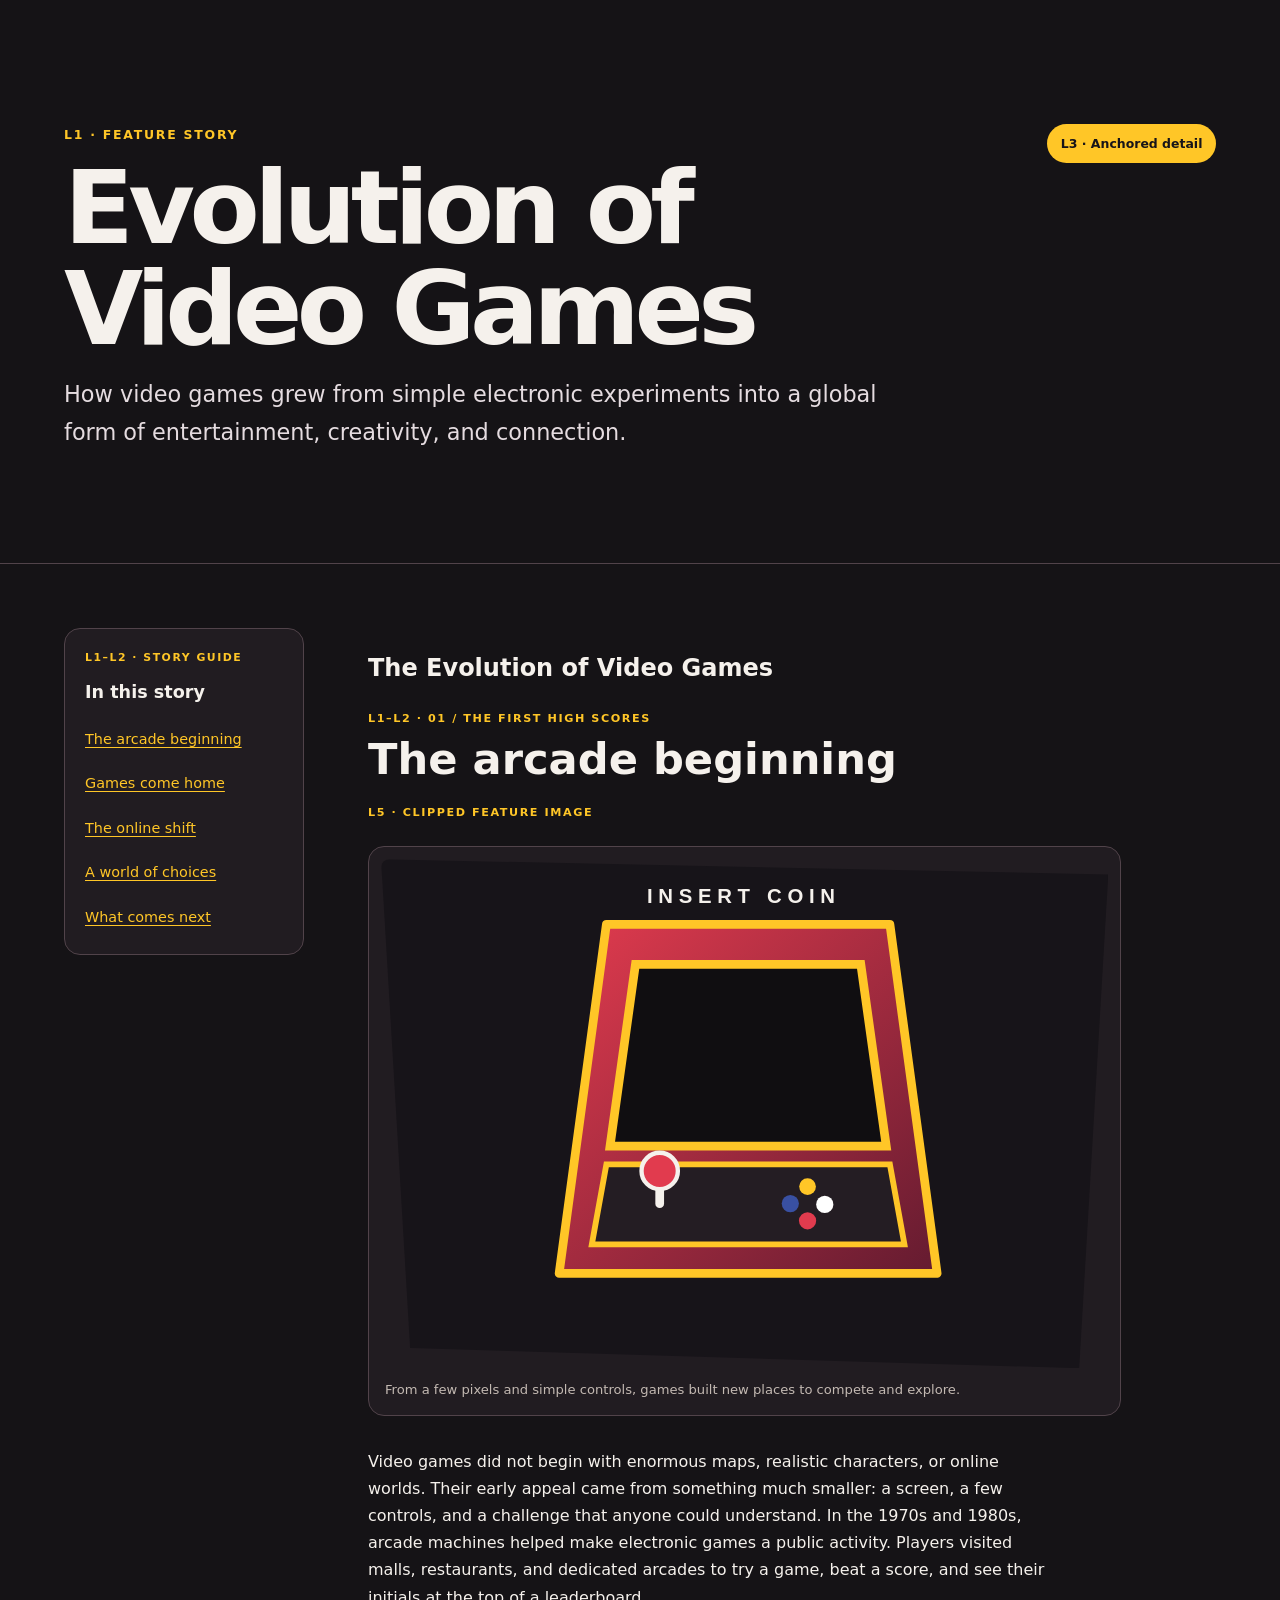
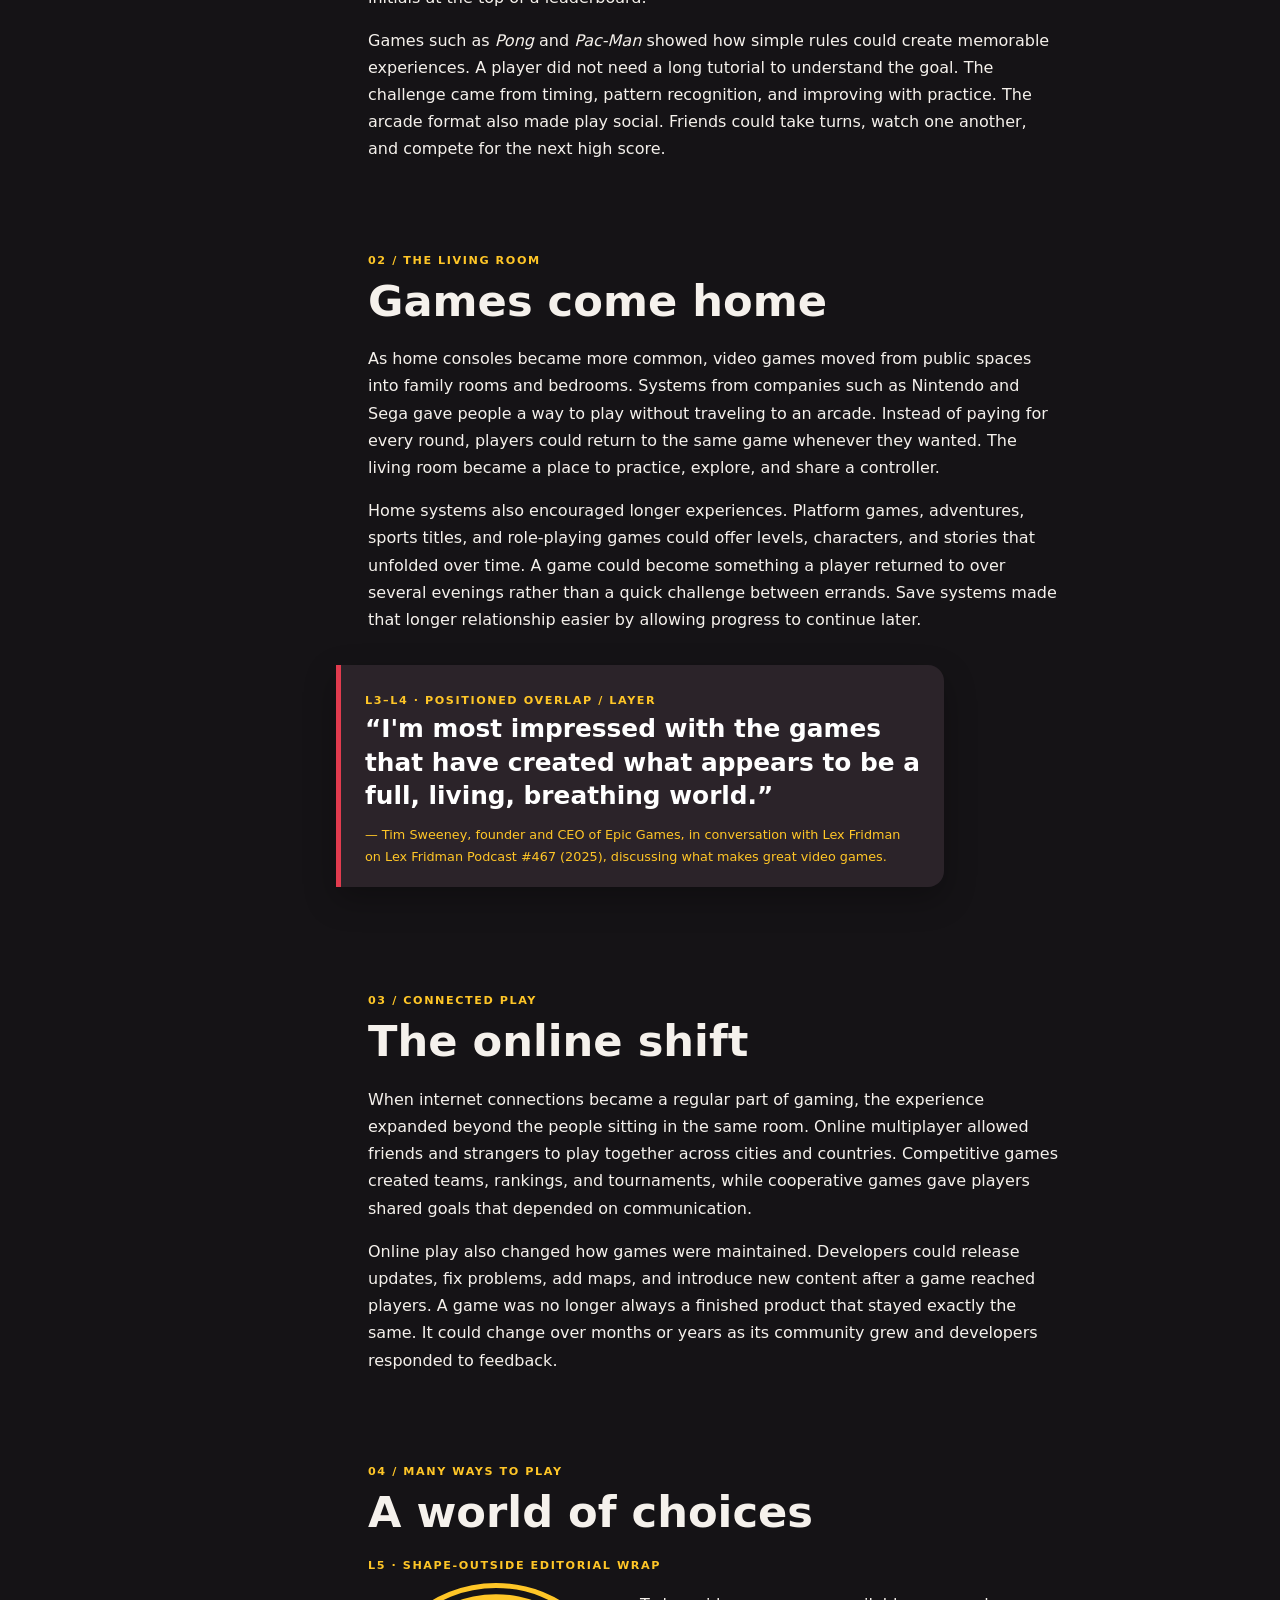
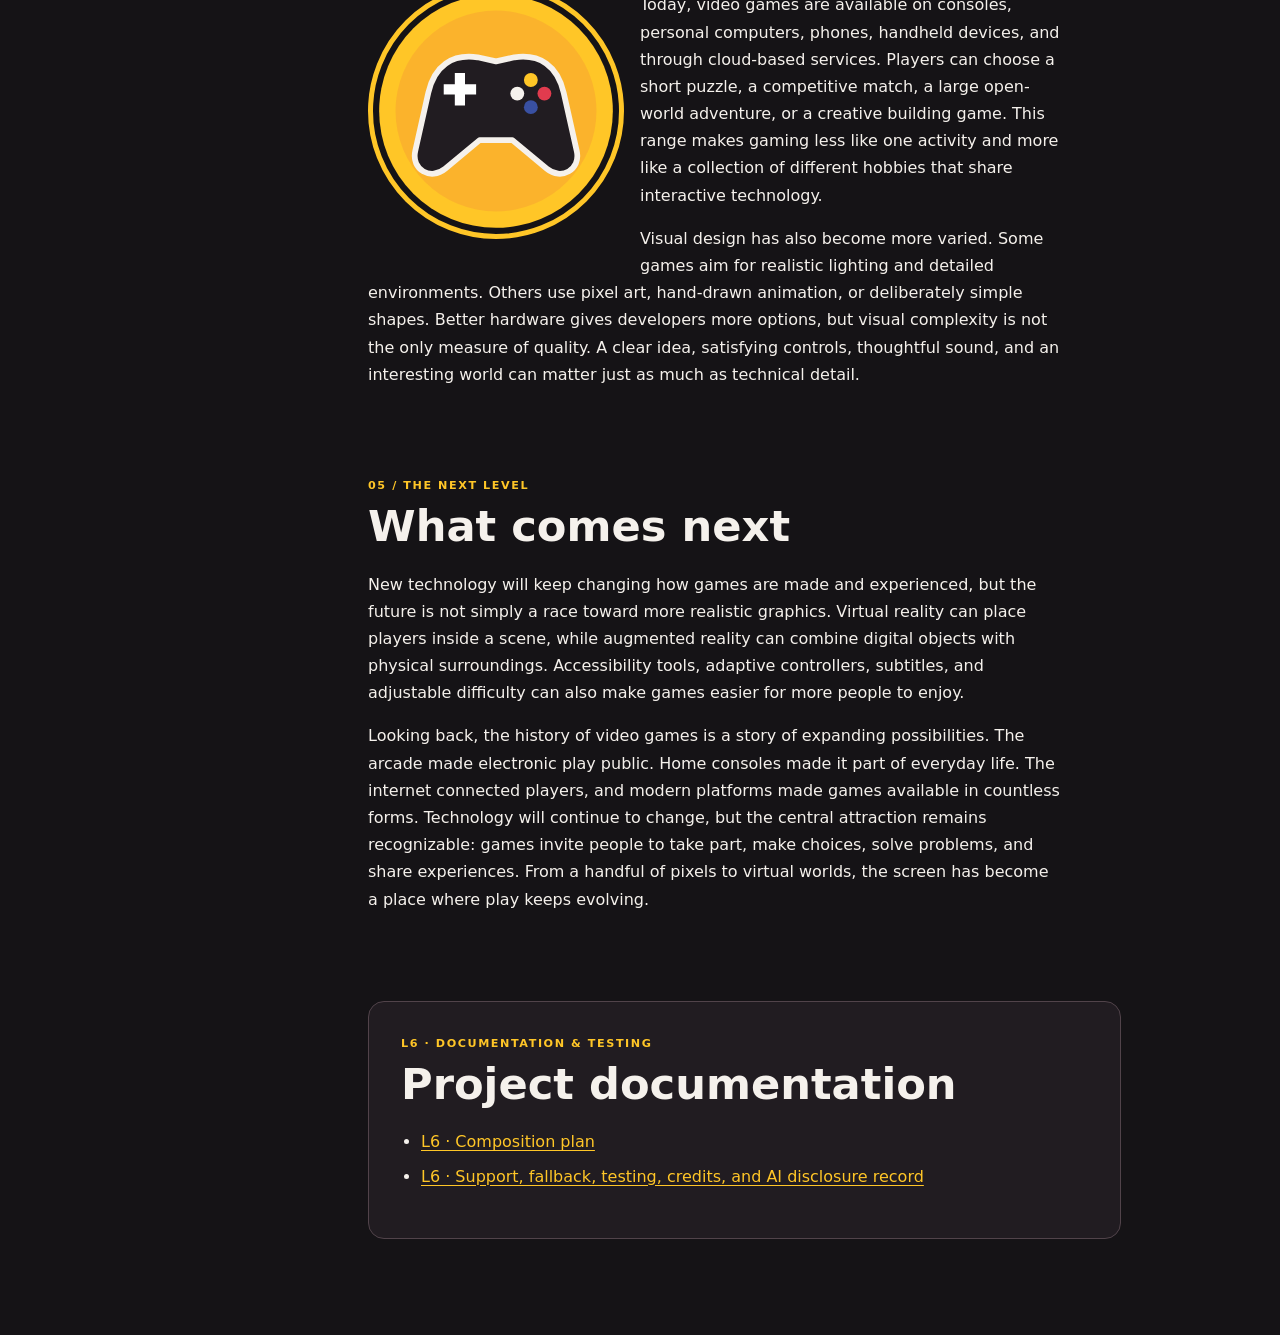
<file: index.html>
<!doctype html>
<html lang="en">
<head>
  <meta charset="utf-8">
  <meta name="viewport" content="width=device-width, initial-scale=1">
  <meta name="description" content="An editorial feature tracing video games from early arcades to now.">
  <title>Evolution of Video Games</title>
  <link rel="stylesheet" href="styles.css">
</head>
<body>
  <a class="skip-link" href="#story">Skip to the story</a>

  <header class="feature-header">
    <div class="header-inner">
      <p class="eyebrow">L1 · FEATURE STORY</p>
      <h1>Evolution of Video Games</h1>
      <p class="lede">How video games grew from simple electronic experiments into a global form of entertainment, creativity, and connection.</p>
      <p class="issue-badge">L3 · Anchored detail</p>
    </div>
  </header>

  <main class="page-layout">
    <nav class="story-guide" aria-label="In this story">
      <p class="guide-label">L1–L2 · STORY GUIDE</p>
      <h2>In this story</h2>
      <a href="#arcades">The arcade beginning</a>
      <a href="#home-consoles">Games come home</a>
      <a href="#online">The online shift</a>
      <a href="#modern">A world of choices</a>
      <a href="#future">What comes next</a>
    </nav>

    <article id="story" class="story">
    <h2 class="visually-hidden">The Evolution of Video Games</h2>
      <section class="story-section intro-section" aria-labelledby="arcades">
        <p class="section-kicker">L1–L2 · 01 / THE FIRST HIGH SCORES</p>
        <h2 id="arcades">The arcade beginning</h2>
        <p class="section-kicker">L5 · CLIPPED FEATURE IMAGE</p>
        <figure class="feature-figure">
          <img src="feature.svg" alt="Original illustration of a retro arcade cabinet with a pixel-style screen and controller details" width="1000" height="700">
          <figcaption>From a few pixels and simple controls, games built new places to compete and explore.</figcaption>
        </figure>
        <p>Video games did not begin with enormous maps, realistic characters, or online worlds. Their early appeal came from something much smaller: a screen, a few controls, and a challenge that anyone could understand. In the 1970s and 1980s, arcade machines helped make electronic games a public activity. Players visited malls, restaurants, and dedicated arcades to try a game, beat a score, and see their initials at the top of a leaderboard.</p>
        <p>Games such as <em>Pong</em> and <em>Pac-Man</em> showed how simple rules could create memorable experiences. A player did not need a long tutorial to understand the goal. The challenge came from timing, pattern recognition, and improving with practice. The arcade format also made play social. Friends could take turns, watch one another, and compete for the next high score.</p>
      </section>

      <section class="story-section" aria-labelledby="home-consoles">
        <p class="section-kicker">02 / THE LIVING ROOM</p>
        <h2 id="home-consoles">Games come home</h2>
        <p>As home consoles became more common, video games moved from public spaces into family rooms and bedrooms. Systems from companies such as Nintendo and Sega gave people a way to play without traveling to an arcade. Instead of paying for every round, players could return to the same game whenever they wanted. The living room became a place to practice, explore, and share a controller.</p>
        <p>Home systems also encouraged longer experiences. Platform games, adventures, sports titles, and role-playing games could offer levels, characters, and stories that unfolded over time. A game could become something a player returned to over several evenings rather than a quick challenge between errands. Save systems made that longer relationship easier by allowing progress to continue later.</p>
        <blockquote class="pull-quote">
          <span class="section-kicker">L3–L4 · POSITIONED OVERLAP / LAYER</span>
          <p>“I'm most impressed with the games that have created what appears to be a full, living, breathing world.”</p>
          <cite>— Tim Sweeney, founder and CEO of Epic Games, in conversation with Lex Fridman on Lex Fridman Podcast #467 (2025), discussing what makes great video games.</cite>
        </blockquote>
      </section>

      <section class="story-section" aria-labelledby="online">
        <p class="section-kicker">03 / CONNECTED PLAY</p>
        <h2 id="online">The online shift</h2>
        <p>When internet connections became a regular part of gaming, the experience expanded beyond the people sitting in the same room. Online multiplayer allowed friends and strangers to play together across cities and countries. Competitive games created teams, rankings, and tournaments, while cooperative games gave players shared goals that depended on communication.</p>
        <p>Online play also changed how games were maintained. Developers could release updates, fix problems, add maps, and introduce new content after a game reached players. A game was no longer always a finished product that stayed exactly the same. It could change over months or years as its community grew and developers responded to feedback.</p>
      </section>

      <section class="story-section modern-section" aria-labelledby="modern">
        <p class="section-kicker">04 / MANY WAYS TO PLAY</p>
        <h2 id="modern">A world of choices</h2>
        <p class="section-kicker">L5 · SHAPE-OUTSIDE EDITORIAL WRAP</p>
        <img class="shape-portrait" src="portrait.svg" alt="Original illustration of a modern game controller in front of a circular gold background" width="600" height="600">
        <p>Today, video games are available on consoles, personal computers, phones, handheld devices, and through cloud-based services. Players can choose a short puzzle, a competitive match, a large open-world adventure, or a creative building game. This range makes gaming less like one activity and more like a collection of different hobbies that share interactive technology.</p>
        <p>Visual design has also become more varied. Some games aim for realistic lighting and detailed environments. Others use pixel art, hand-drawn animation, or deliberately simple shapes. Better hardware gives developers more options, but visual complexity is not the only measure of quality. A clear idea, satisfying controls, thoughtful sound, and an interesting world can matter just as much as technical detail.</p>
      </section>

      <section class="story-section" aria-labelledby="future">
        <p class="section-kicker">05 / THE NEXT LEVEL</p>
        <h2 id="future">What comes next</h2>
        <p>New technology will keep changing how games are made and experienced, but the future is not simply a race toward more realistic graphics. Virtual reality can place players inside a scene, while augmented reality can combine digital objects with physical surroundings. Accessibility tools, adaptive controllers, subtitles, and adjustable difficulty can also make games easier for more people to enjoy.</p>
        <p>Looking back, the history of video games is a story of expanding possibilities. The arcade made electronic play public. Home consoles made it part of everyday life. The internet connected players, and modern platforms made games available in countless forms. Technology will continue to change, but the central attraction remains recognizable: games invite people to take part, make choices, solve problems, and share experiences. From a handful of pixels to virtual worlds, the screen has become a place where play keeps evolving.</p>
      </section>

      <section class="documentation" aria-labelledby="documentation-title">
        <p class="section-kicker">L6 · DOCUMENTATION &amp; TESTING</p>
        <h2 id="documentation-title">Project documentation</h2>
        <ul class="doc-links">
          <li><a href="composition-plan.html">L6 · Composition plan</a></li>
          <li><a href="Layered Feature Story.pdf">L6 · Support, fallback, testing, credits, and AI disclosure record</a></li>
        </ul>
      </section>
    </article>
  </main>
</body>
</html>
</file>
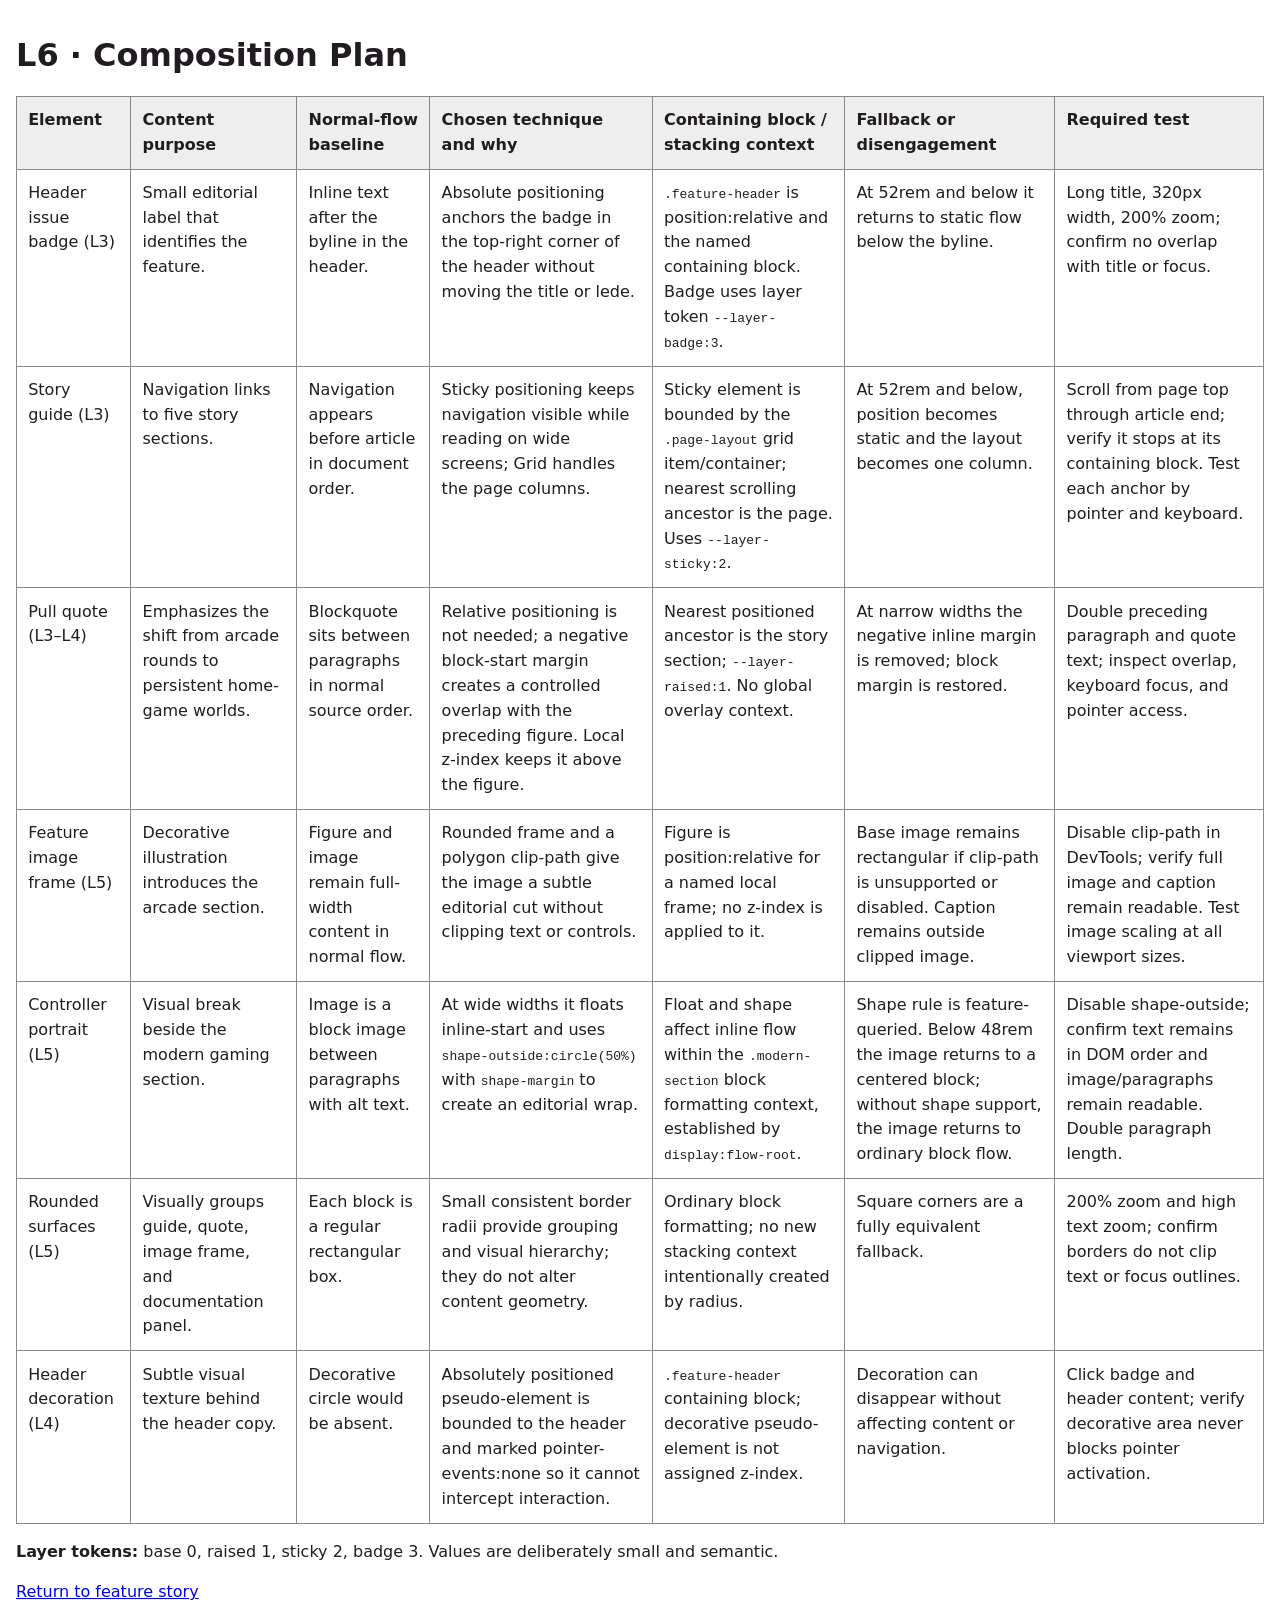
<file: composition-plan.html>
<!doctype html>
<html lang="en">
<head>
<meta charset="utf-8">
<meta name="viewport" content="width=device-width, initial-scale=1">
<title>L6 · Composition Plan</title>
<style>
    body{
        font-family:system-ui,sans-serif;
        line-height:1.55;max-width:96rem;
        margin:auto;
        padding:1rem;
        color:#211c21;
    }

    h1{
        line-height:1.15;
    } 
    
    table{
        width:100%;
        border-collapse:collapse;
    } 
    
    th,td{
        padding:.7rem;
        border:1px solid #888;
        text-align:left;
        vertical-align:top;
    } 
    
    th{
        background:#eee;
    } 
    
    caption{
        text-align:left;
        padding:.5rem 0;
        font-weight:700;
    }

    @media(max-width:48rem){
        table,tbody,tr,td{display:block}thead{position:absolute;
        width:1px;
        height:1px;
        overflow:hidden;
        clip:rect(0,0,0,0)}tr{margin-block:1rem;
        border:1px solid #888}td::before{content:attr(data-label);
        display:block;
        font-weight:700}
    }
</style>
</head>
<body>
    <h1>L6 · Composition Plan</h1>
    <table>
        <thead>
            <tr>
                <th>Element</th>
                <th>Content purpose</th>
                <th>Normal-flow baseline</th>
                <th>Chosen technique and why</th>
                <th>Containing block / stacking context</th>
                <th>Fallback or disengagement</th>
                <th>Required test</th>
            </tr>
        </thead>
        <tbody>
            <tr>
                <td data-label="Element">Header issue badge (L3)</td>
                <td>Small editorial label that identifies the feature.</td>
                <td>Inline text after the byline in the header.</td>
                <td>Absolute positioning anchors the badge in the top-right corner of the header without moving the title or lede.</td>
                <td><code>.feature-header</code> is position:relative and the named containing block. Badge uses layer token <code>--layer-badge:3</code>.</td>
                <td>At 52rem and below it returns to static flow below the byline.</td>
                <td>Long title, 320px width, 200% zoom; confirm no overlap with title or focus.</td>
            </tr>
            <tr>
                <td data-label="Element">Story guide (L3)</td>
                <td>Navigation links to five story sections.</td>
                <td>Navigation appears before article in document order.</td>
                <td>Sticky positioning keeps navigation visible while reading on wide screens; Grid handles the page columns.</td>
                <td>Sticky element is bounded by the <code>.page-layout</code> grid item/container; nearest scrolling ancestor is the page. Uses <code>--layer-sticky:2</code>.</td>
                <td>At 52rem and below, position becomes static and the layout becomes one column.</td>
                <td>Scroll from page top through article end; verify it stops at its containing block. Test each anchor by pointer and keyboard.</td>
            </tr>
            <tr>
                <td data-label="Element">Pull quote (L3–L4)</td>
                <td>Emphasizes the shift from arcade rounds to persistent home-game worlds.</td>
                <td>Blockquote sits between paragraphs in normal source order.</td>
                <td>Relative positioning is not needed; a negative block-start margin creates a controlled overlap with the preceding figure. Local z-index keeps it above the figure.</td>
                <td>Nearest positioned ancestor is the story section; <code>--layer-raised:1</code>. No global overlay context.</td>
                <td>At narrow widths the negative inline margin is removed; block margin is restored.</td>
                <td>Double preceding paragraph and quote text; inspect overlap, keyboard focus, and pointer access.</td>
            </tr>
            <tr>
                <td data-label="Element">Feature image frame (L5)</td>
                <td>Decorative illustration introduces the arcade section.</td>
                <td>Figure and image remain full-width content in normal flow.</td>
                <td>Rounded frame and a polygon clip-path give the image a subtle editorial cut without clipping text or controls.</td>
                <td>Figure is position:relative for a named local frame; no z-index is applied to it.</td>
                <td>Base image remains rectangular if clip-path is unsupported or disabled. Caption remains outside clipped image.</td>
                <td>Disable clip-path in DevTools; verify full image and caption remain readable. Test image scaling at all viewport sizes.</td>
            </tr>
            <tr>
                <td data-label="Element">Controller portrait (L5)</td>
                <td>Visual break beside the modern gaming section.</td>
                <td>Image is a block image between paragraphs with alt text.</td>
                <td>At wide widths it floats inline-start and uses <code>shape-outside:circle(50%)</code> with <code>shape-margin</code> to create an editorial wrap.</td>
                <td>Float and shape affect inline flow within the <code>.modern-section</code> block formatting context, established by <code>display:flow-root</code>.</td>
                <td>Shape rule is feature-queried. Below 48rem the image returns to a centered block; without shape support, the image returns to ordinary block flow.</td>
                <td>Disable shape-outside; confirm text remains in DOM order and image/paragraphs remain readable. Double paragraph length.</td>
            </tr>
            <tr>
                <td data-label="Element">Rounded surfaces (L5)</td>
                <td>Visually groups guide, quote, image frame, and documentation panel.</td>
                <td>Each block is a regular rectangular box.</td>
                <td>Small consistent border radii provide grouping and visual hierarchy; they do not alter content geometry.</td>
                <td>Ordinary block formatting; no new stacking context intentionally created by radius.</td>
                <td>Square corners are a fully equivalent fallback.</td>
                <td>200% zoom and high text zoom; confirm borders do not clip text or focus outlines.</td>
            </tr>
            <tr>
                <td data-label="Element">Header decoration (L4)</td>
                <td>Subtle visual texture behind the header copy.</td>
                <td>Decorative circle would be absent.</td>
                <td>Absolutely positioned pseudo-element is bounded to the header and marked pointer-events:none so it cannot intercept interaction.</td>
                <td><code>.feature-header</code> containing block; decorative pseudo-element is not assigned z-index.</td>
                <td>Decoration can disappear without affecting content or navigation.</td>
                <td>Click badge and header content; verify decorative area never blocks pointer activation.</td>
            </tr>
        </tbody>
    </table>
    <p><strong>Layer tokens:</strong> base 0, raised 1, sticky 2, badge 3. Values are deliberately small and semantic.</p>
    <p><a href="index.html">Return to feature story</a></p>
</body>
</html>
</file>
<file: styles.css>
:root {
  color-scheme: dark;
  --ink: #f5f1ec;
  --muted: #c3b9b2;
  --surface: #151316;
  --surface-raised: #211c21;
  --surface-soft: #2b2329;
  --accent: #e13b4e;
  --gold: #ffc627;
  --line: #51434a;
  --measure: 68ch;
  --radius: 1rem;
  --layer-base: 0;
  --layer-raised: 1;
  --layer-sticky: 2;
  --layer-badge: 3;
  --space: clamp(1rem, 2.5vw, 2rem);
}
*, *::before, *::after { box-sizing: border-box; }
html { scroll-behavior: smooth; scroll-padding-top: 1rem; }
body {
  margin: 0;
  color: var(--ink);
  background: var(--surface);
  font-family: system-ui, -apple-system, BlinkMacSystemFont, "Segoe UI", sans-serif;
  line-height: 1.7;
}
img { display: block; max-width: 100%; height: auto; }
a { color: var(--gold); text-underline-offset: .2em; }
a:hover { color: #fff0b2; }
:focus-visible { outline: .2rem solid var(--gold); outline-offset: .25rem; }
.skip-link {
  position: absolute; inset-block-start: .5rem; inset-inline-start: .5rem;
  z-index: var(--layer-badge); padding: .65rem 1rem;
  color: #151316; background: var(--gold); border-radius: .4rem;
  transform: translateY(-180%);
}
.skip-link:focus { transform: translateY(0); }

.feature-header {
  position: relative;
  overflow: hidden;
  padding: clamp(3.5rem, 9vw, 7rem) max(1.25rem, calc((100vw - 72rem) / 2));
  border-bottom: 1px solid var(--line);
}

.header-inner { position: relative; max-width: 72rem; margin-inline: auto; }
.eyebrow, .section-kicker, .guide-label {
  color: var(--gold); font-size: .78rem; font-weight: 800;
  letter-spacing: .14em; text-transform: uppercase;
}
h1 {
  max-width: 13ch; margin: .5rem 0 1rem;
  font-size: clamp(2.8rem, 8vw, 6.5rem); line-height: .98;
  letter-spacing: -.055em;
}
h1 span { color: var(--accent); }
.lede { max-width: 58ch; margin: 0; color: #e5dce0; font-size: clamp(1.1rem, 2vw, 1.4rem); }
.byline { margin-block: 1.5rem 0; color: var(--muted); font-size: .9rem; }
.issue-badge {
  position: absolute;
  inset-block-start: 0; inset-inline-end: 0;
  max-width: 12rem; margin: 0; padding: .55rem .85rem;
  color: #171419; background: var(--gold); border-radius: 999px;
  font-size: .78rem; font-weight: 800; text-align: center;
  z-index: var(--layer-badge);
}
.page-layout {
  display: grid; grid-template-columns: minmax(12rem, 15rem) minmax(0, 1fr);
  gap: clamp(2rem, 5vw, 5rem); max-width: 76rem;
  margin-inline: auto; padding: clamp(2rem, 5vw, 4rem) var(--space);
  align-items: start;
}
.story-guide {
  position: sticky; 
  inset-block-start: 1.25rem; align-self: start;
  display: grid; gap: .65rem; padding: 1.25rem;
  background: var(--surface-raised); border: 1px solid var(--line);
  border-radius: var(--radius); z-index: var(--layer-sticky);
}
.story-guide h2 { margin: 0 0 .25rem; font-size: 1.1rem; }
.story-guide a { display: block; padding: .3rem 0; font-size: .9rem; }
.guide-label { margin: 0; font-size: .68rem; }
.story { min-width: 0; max-width: 74ch; }
.story-section { display: flow-root; margin-block: 0 4.5rem; scroll-margin-block-start: 1.5rem; }
.story-section h2, .documentation h2 { margin: .25rem 0 1.25rem; font-size: clamp(1.8rem, 4vw, 2.7rem); line-height: 1.1; }
.story-section p { max-width: var(--measure); }
.section-kicker { margin-block: 0 .5rem; font-size: .7rem; }
.feature-figure {
  position: relative; margin: 1.5rem 0 2rem; padding: .75rem;
  background: var(--surface-raised); border: 1px solid var(--line);
  border-radius: var(--radius);
}
.feature-figure img { width: 100%; border-radius: .55rem; }
.feature-figure figcaption { padding: .65rem .25rem .1rem; color: var(--muted); font-size: .82rem; }
@supports (clip-path: polygon(0 0, 100% 0, 100% 100%, 0 100%)) {
  .feature-figure img { clip-path: polygon(0 0, 100% 3%, 96% 100%, 4% 96%); }
}

.pull-quote {
  position: relative; z-index: var(--layer-raised);
  margin: 2rem 0 2rem -2rem; padding: 1.25rem 1.5rem;
  max-width: 38rem; background: var(--surface-soft);
  border-inline-start: .35rem solid var(--accent);
  border-radius: 0 var(--radius) var(--radius) 0;
  box-shadow: 0 .75rem 2rem rgb(0 0 0 / .28);
}
.pull-quote p { margin: 0; color: #fff; font-size: clamp(1.15rem, 2.5vw, 1.55rem); font-weight: 650; line-height: 1.35; }
.pull-quote cite { display: block; margin-block-start: .7rem; color: var(--gold); font-size: .8rem; font-style: normal; }
.shape-portrait {
  width: min(42%, 16rem); margin: .4rem 1.4rem 1rem 0;
  border-radius: 50%; border: .35rem solid var(--gold);
}

.shape-portrait {
  float: none;
  margin: 1rem auto;
  max-width: 100%;
}

@media (min-width: 48rem) {
  .shape-portrait {
    float: inline-start;
    margin: 0 1rem 1rem 0;
  }
}

.documentation {
  margin-block: 1rem 2rem; padding: clamp(1.25rem, 3vw, 2rem);
  background: var(--surface-raised); border: 1px solid var(--line);
  border-radius: var(--radius);
}
.documentation p { max-width: var(--measure); }
.doc-links { padding-inline-start: 1.25rem; }
.doc-links li { margin-block: .45rem; }
.small-note { color: var(--muted); font-size: .88rem; }
.site-footer { padding: 1.5rem var(--space); color: var(--muted); background: #100e11; text-align: center; font-size: .82rem; }

@media (max-width: 52rem) {
  .page-layout { grid-template-columns: minmax(0, 1fr); gap: 1.5rem; }
  .story-guide { position: static; grid-template-columns: repeat(2, minmax(0, 1fr)); }
  .story-guide .guide-label, .story-guide h2 { grid-column: 1 / -1; }
  .issue-badge { position: static; display: inline-block; margin-block-start: 1.25rem; }
  .pull-quote { margin-inline-start: 0; }
}
@media (max-width: 34rem) {
  .feature-header { padding: 2.5rem 1.1rem; }
  .page-layout { padding: 1.5rem 1rem; }
  .story-guide { grid-template-columns: 1fr; }
  .story-guide .guide-label, .story-guide h2 { grid-column: auto; }
  .shape-portrait { float: none; width: min(100%, 18rem); margin: 1rem auto; }
  .pull-quote { margin-block-start: 2rem; padding: 1rem; }
  .story-section { margin-block-end: 3rem; }
}
@media (prefers-reduced-motion: reduce) {
  html { scroll-behavior: auto; }
}
@media print {
  body { color: #111; background: #fff; }
  .story-guide { position: static; }
  .feature-header { color: #111; background: #fff; }
  .lede, .byline, .story-guide a, a { color: #111; }
}
</file>
